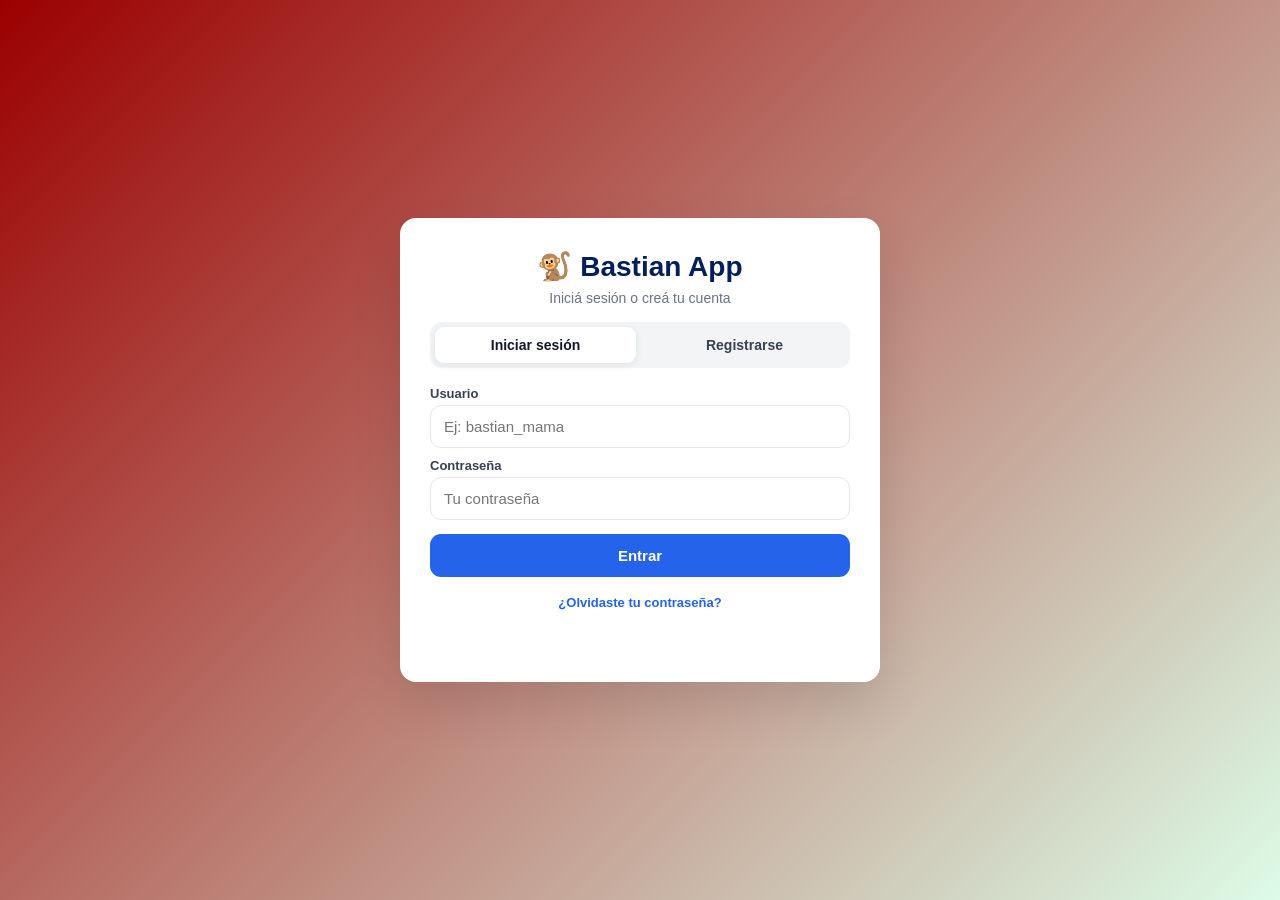
<file: ingresar.html>
<!DOCTYPE html>
<html lang="es">
<head>
  <meta charset="UTF-8">
  <meta name="viewport" content="width=device-width, initial-scale=1.0">
  <title>Bastian App</title>
  <link rel="stylesheet" href="estilo2.css">
</head>
<body>

  <!-- LOGIN / REGISTRO / RECUPERAR -->
  <main class="card" id="authCard">
    <h1>🐒 Bastian App</h1>
    <p class="sub">Iniciá sesión o creá tu cuenta</p>

    <div class="tabs">
      <button type="button" data-tab="login" class="active">Iniciar sesión</button>
      <button type="button" data-tab="register">Registrarse</button>
      <button type="button" data-tab="recover" class="hidden" id="tabRecover">Recuperar</button>
    </div>

    <!-- LOGIN -->
    <form id="formLogin" novalidate>
      <label for="loginUser">Usuario</label>
      <input id="loginUser" type="text" autocomplete="username" placeholder="Ej: bastian_mama" required>

      <label for="loginPass">Contraseña</label>
      <input id="loginPass" type="password" autocomplete="current-password" placeholder="Tu contraseña" required>

      <button class="btn" type="submit">Entrar</button>
      <button class="link" type="button" data-tab="recover">¿Olvidaste tu contraseña?</button>
    </form>

    <!-- REGISTRO -->
    <form id="formRegister" class="hidden" novalidate>
      <label for="regUser">Usuario *</label>
      <input id="regUser" type="text" placeholder="Elegí un usuario" autocomplete="username" required>

      <div class="row">
        <div>
          <label for="regPass">Contraseña *</label>
          <input id="regPass" type="password" placeholder="Mín. 8 caracteres" autocomplete="new-password" required>
        </div>
        <div>
          <label for="regPass2">Confirmar *</label>
          <input id="regPass2" type="password" placeholder="Repetila" autocomplete="new-password" required>
        </div>
      </div>

      <label for="regQuestion">Pregunta de seguridad *</label>
      <select id="regQuestion">
        <option>¿Cómo se llama tu mascota?</option>
        <option>¿Cuál es tu comida favorita?</option>
        <option>¿En qué ciudad naciste?</option>
        <option>¿Nombre de tu mejor amigo?</option>
      </select>

      <label for="regAnswer">Respuesta de seguridad *</label>
      <input id="regAnswer" type="text" placeholder="Ej: Firulais" autocomplete="off" required>

      <label class="check">
        <input id="regConfirm" type="checkbox">
        Confirmo que los datos son correctos
      </label>

      <button class="btn btn-green" type="submit">Crear cuenta</button>
    </form>

    <!-- RECUPERAR -->
    <form id="formRecover" class="hidden" novalidate>
      <label for="recUser">Usuario</label>
      <input id="recUser" type="text" placeholder="Tu usuario" autocomplete="username">
      <button id="btnFind" class="btn" type="submit">Buscar mi pregunta</button>

      <div id="recoverStep2" class="hidden">
        <div class="box"><b>Pregunta:</b> <span id="recQuestionText"></span></div>

        <label for="recAnswer">Tu respuesta</label>
        <input id="recAnswer" type="text" autocomplete="off">

        <label for="recNewPass">Nueva contraseña</label>
        <input id="recNewPass" type="password" autocomplete="new-password" placeholder="Mín. 8 caracteres">

        <label for="recNewPass2">Confirmar nueva contraseña</label>
        <input id="recNewPass2" type="password" autocomplete="new-password">

        <button class="btn btn-green" type="submit">Cambiar contraseña</button>
      </div>

      <button class="link" type="button" data-tab="login">Volver al login</button>
    </form>

    <div id="msg" class="msg"></div>
  </main>

  <!-- PANEL -->
  <section class="card hidden" id="panelCard">
    <h1>¡Hola, <span id="panelUser"></span>! 👋</h1>
    <p class="sub">Sesión iniciada correctamente</p>

    <div class="center"><span id="panelBadge" class="badge"></span></div>
    <div class="box" id="panelInfo"></div>

    <!-- SOLO ADMIN -->
    <div id="adminSection" class="hidden">
      <h3 style="margin-top:15px">👑 Panel de administrador</h3>
      <p style="font-size:13px;color:#666">Usuarios registrados:</p>
      <div id="userList" style="margin-top:10px"></div>
      <button id="btnDeleteAll" class="btn btn-danger" type="button">
        Borrar todos los usuarios (excepto yo)
      </button>
    </div>

    <!-- SOLO USUARIO -->
    <div id="userSection" class="hidden">
      <div class="box">
        🎉 Como usuario normal podés ver tu perfil y usar la app.
      </div>
    </div>

    <button id="btnLogout" class="btn btn-gray" type="button">Cerrar sesión</button>
  </section>

  <script src="java.js"></script>
</body>
</html>
</file>
<file: estilo2.css>
/* ========== BASTIAN APP - Mobile First ========== */
* {
  box-sizing: border-box;
  margin: 0;
  padding: 0;
}

:root {
  --verde: #22c55e;
  --verde-dark: #16a34a;
  --azul: #2563eb;
  --rojo: #ef4444;
  --gris: #6b7280;
  --gris-btn: #e5e7eb;
  --fondo: #f5f0f0;
  --borde: #e5e7eb;
  --radio: 16px;
}

body {
  font-family: -apple-system, BlinkMacSystemFont, 'Segoe UI', Roboto, Arial, sans-serif;
  background: var(--fondo);
  color: #021e5c;
  min-height: 100vh;
  min-height: 100dvh;
  display: flex;
  justify-content: center;
  align-items: flex-start;
  padding: 12px;
}

/* ---------- CARD ---------- */
.card {
  background: #ffffff;
  width: 100%;
  max-width: 420px;
  border-radius: var(--radio);
  padding: 22px 18px;
  box-shadow: 0 8px 30px rgba(0, 0, 0, .10);
  margin-top: 10px;
}

.card h1 {
  font-size: 26px;
  text-align: center;
  line-height: 1.2;
}

.card .sub {
  text-align: center;
  color: var(--gris);
  font-size: 14px;
  margin: 6px 0 16px;
}

.hidden { display: none !important; }

/* ---------- TABS ---------- */
.tabs {
  display: flex;
  gap: 8px;
  margin-bottom: 18px;
  background: #f3f4f6;
  padding: 5px;
  border-radius: 12px;
}

.tabs button {
  flex: 1;
  border: 0;
  background: transparent;
  padding: 10px 6px;
  border-radius: 9px;
  font-size: 14px;
  font-weight: 600;
  cursor: pointer;
  color: #374151;
}

.tabs button.active {
  background: #fff;
  color: #111827;
  box-shadow: 0 2px 8px rgba(0, 0, 0, .08);
}

/* ---------- FORM ---------- */
form {
  display: flex;
  flex-direction: column;
  gap: 10px;
}

label {
  font-size: 13px;
  font-weight: 700;
  color: #374151;
  margin-bottom: -6px;
}

input, select {
  width: 100%;
  padding: 12px 13px;
  border: 1.5px solid var(--borde);
  border-radius: 11px;
  font-size: 15px;
  background: #fff;
  outline: none;
  -webkit-appearance: none;
  appearance: none;
}

input:focus, select:focus {
  border-color: var(--azul);
  box-shadow: 0 0 0 3px rgba(37, 99, 235, .15);
}

.row {
  display: flex;
  gap: 10px;
}

.row > div {
  flex: 1;
  display: flex;
  flex-direction: column;
  gap: 10px;
}

.check {
  display: flex;
  align-items: center;
  gap: 8px;
  font-weight: 500;
  font-size: 13px;
  margin: 4px 0;
  cursor: pointer;
}

.check input {
  width: 18px;
  height: 18px;
  padding: 0;
  accent-color: var(--verde);
}

/* ---------- BOTONES ---------- */
.btn {
  width: 100%;
  border: 0;
  background: var(--azul);
  color: #fff;
  padding: 13px;
  border-radius: 11px;
  font-size: 15px;
  font-weight: 700;
  cursor: pointer;
  margin-top: 4px;
}

.btn:active { transform: scale(.98); }
.btn-green { background: var(--verde); }
.btn-green:active { background: var(--verde-dark); }
.btn-gray { background: var(--gris-btn); color: #111827; }
.btn-danger { background: var(--rojo); margin-top: 14px; }

.link {
  background: none;
  border: 0;
  color: var(--azul);
  font-size: 13px;
  font-weight: 600;
  cursor: pointer;
  padding: 8px;
}

/* ---------- MENSAJES / CAJAS ---------- */
.msg {
  min-height: 20px;
  text-align: center;
  font-size: 13.5px;
  font-weight: 600;
  margin-top: 12px;
  line-height: 1.4;
}
.msg.error { color: #dc2626; }
.msg.ok { color: #16a34a; }

.box {
  background: #f9fafb;
  border: 1px solid var(--borde);
  border-radius: 12px;
  padding: 12px 13px;
  font-size: 14px;
  line-height: 1.5;
  word-break: break-word;
}

.center { text-align: center; margin: 10px 0; }

.badge {
  display: inline-block;
  padding: 6px 12px;
  border-radius: 999px;
  font-size: 12px;
  font-weight: 800;
  letter-spacing: .5px;
}
.badge-admin { background: #fef3c7; color: #92400e; }
.badge-user { background: #dbeafe; color: #1e40af; }

/* ---------- LISTA ADMIN ---------- */
#userList {
  display: flex;
  flex-direction: column;
  gap: 8px;
}

.user-item {
  display: flex;
  justify-content: space-between;
  align-items: center;
  gap: 10px;
  background: #fff;
  border: 1px solid var(--borde);
  border-radius: 10px;
  padding: 10px 12px;
  font-size: 14px;
}

.user-item small {
  color: var(--gris);
  font-size: 12px;
  text-align: right;
}

/* ---------- PANEL ---------- */
#panelCard h1 { font-size: 24px; }
#panelCard h3 { font-size: 17px; }

/* ========== PC / TABLET ========== */
@media (min-width: 640px) {
  body {
    align-items: center;
    padding: 24px;
    background: linear-gradient(135deg, #9b0000 0%, #dcfce7 100%);
  }
  .card {
    max-width: 460px;
    padding: 28px 26px;
    margin-top: 0;
  }
  .card h1 { font-size: 28px; }
}

@media (min-width: 1024px) {
  .card {
    max-width: 480px;
    padding: 32px 30px;
    box-shadow: 0 20px 50px rgba(0, 0, 0, .12);
  }
}
</file>
